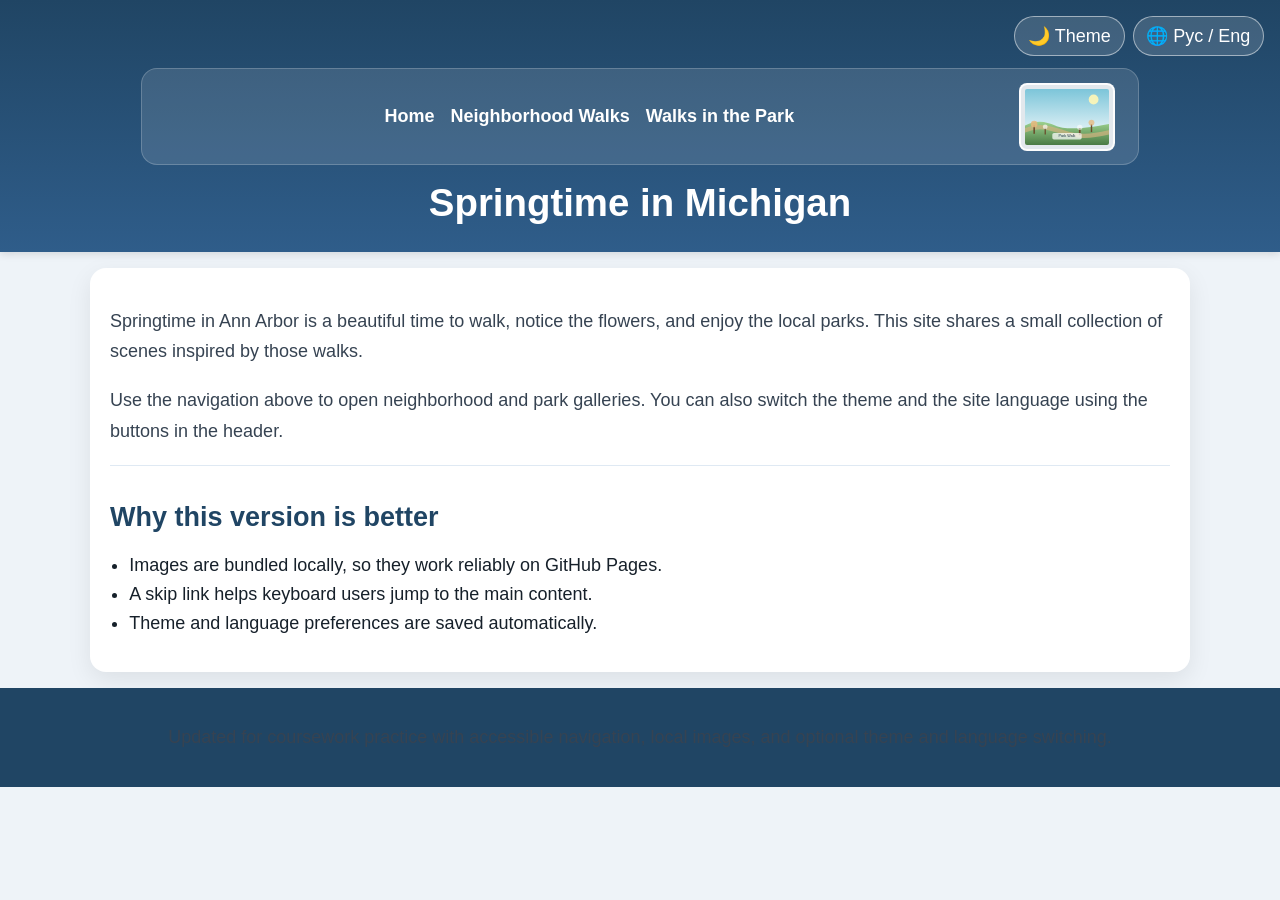
<file: index.html>
<!DOCTYPE html>
<html lang="en">
<head>
  <meta charset="utf-8">
  <meta name="viewport" content="width=device-width, initial-scale=1.0">
  <title data-i18n="title_home">Springtime in Michigan</title>
  <link rel="stylesheet" href="css/style.css">
  <script src="js/site.js" defer></script>
</head>
<body>
  <a class="skip-link" href="#main" data-i18n="skip_link">Skip to Main Content</a>
  <header class="site-header">
    <div class="controls" aria-label="Site controls">
      <button id="theme-toggle" type="button" class="control-button" aria-label="Toggle theme">🌙 <span data-i18n="theme_button">Theme</span></button>
      <button id="lang-toggle" type="button" class="control-button" aria-label="Switch language">🌐 <span data-i18n="language_button">Рус / Eng</span></button>
    </div>
    <nav>
      <ul>
        <li><a href="index.html" data-i18n="nav_home">Home</a></li>
        <li><a href="neighborhood.html" data-i18n="nav_neighborhood">Neighborhood Walks</a></li>
        <li><a href="parks.html" data-i18n="nav_parks">Walks in the Park</a></li>
      </ul>
      <img src="images/hero-dog.svg" alt="Illustration of a dog resting in a sunny park" data-alt-en="Illustration of a dog resting in a sunny park" data-alt-ru="Иллюстрация собаки, отдыхающей в солнечном парке">
    </nav>
    <h1 data-i18n="home_heading">Springtime in Michigan</h1>
  </header>
  <main id="main">
    <p data-i18n="home_p1">Springtime in Ann Arbor is a beautiful time to walk, notice the flowers, and enjoy the local parks. This site shares a small collection of scenes inspired by those walks.</p>
    <p data-i18n="home_p2">Use the navigation above to open neighborhood and park galleries. You can also switch the theme and the site language using the buttons in the header.</p>
    <section class="content-panel">
      <h2 data-i18n="home_section_title">Why this version is better</h2>
      <ul class="feature-list">
        <li data-i18n="feature_1">Images are bundled locally, so they work reliably on GitHub Pages.</li>
        <li data-i18n="feature_2">A skip link helps keyboard users jump to the main content.</li>
        <li data-i18n="feature_3">Theme and language preferences are saved automatically.</li>
      </ul>
    </section>
  </main>
  <footer>
    <p data-i18n="footer_text">Updated for coursework practice with accessible navigation, local images, and optional theme and language switching.</p>
  </footer>
</body>
</html>
</file>
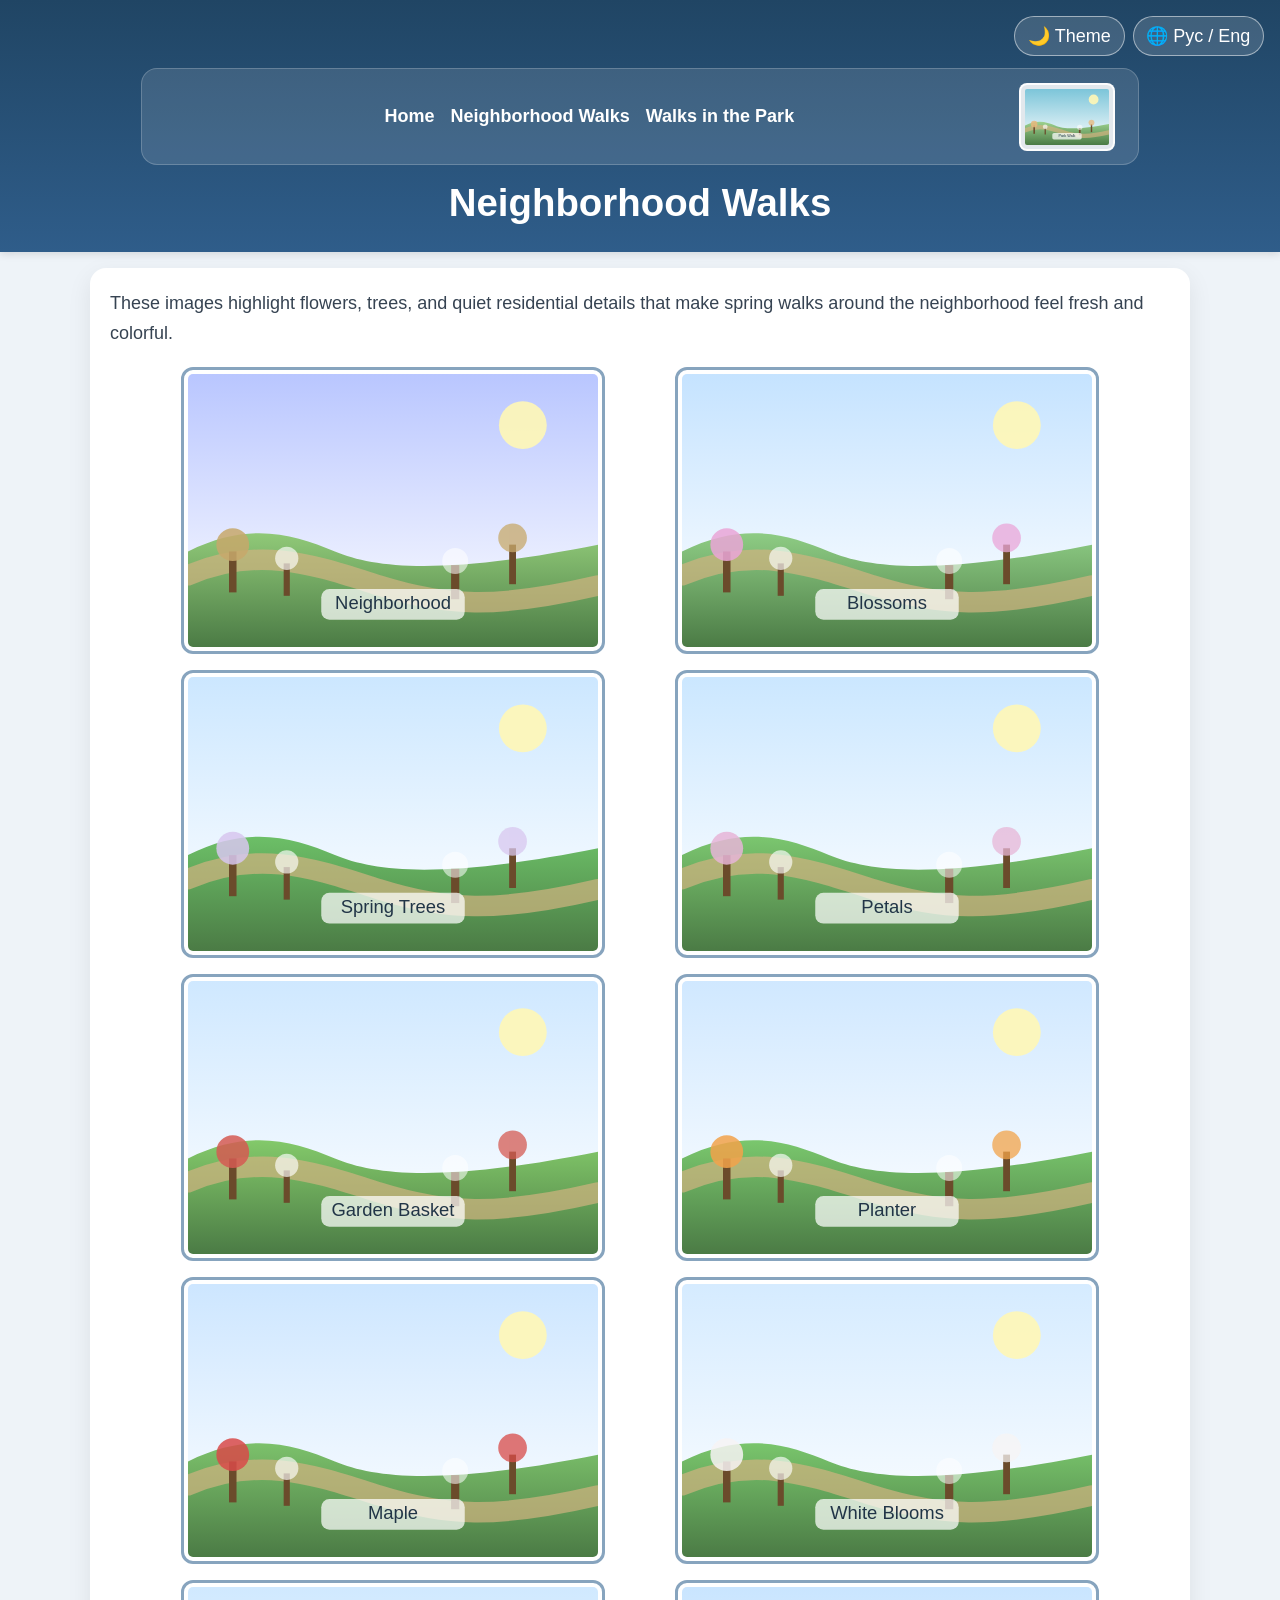
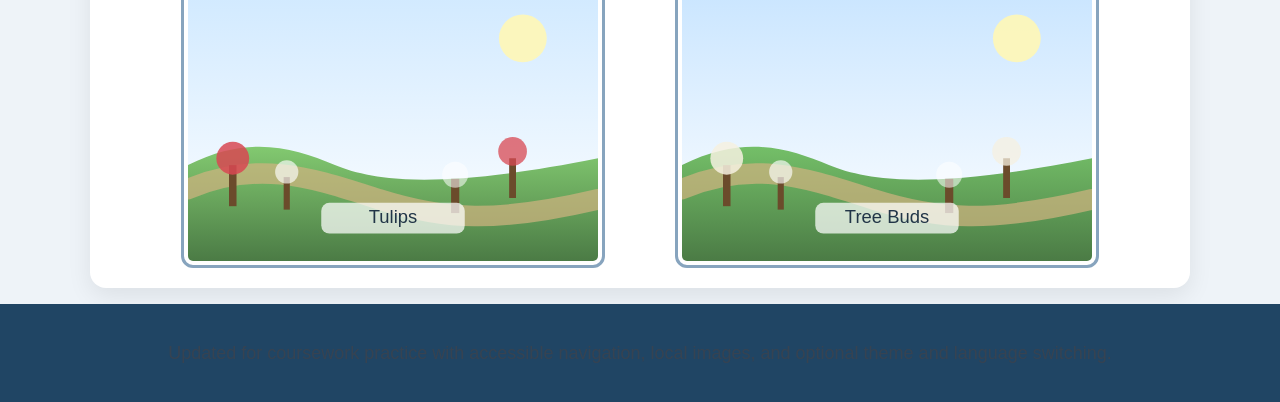
<file: neighborhood.html>
<!DOCTYPE html>
<html lang="en">
<head>
  <meta charset="utf-8">
  <meta name="viewport" content="width=device-width, initial-scale=1.0">
  <title data-i18n="title_neighborhood">Neighborhood Walks</title>
  <link rel="stylesheet" href="css/style.css">
  <script src="js/site.js" defer></script>
</head>
<body>
  <a class="skip-link" href="#main" data-i18n="skip_link">Skip to Main Content</a>
  <header class="site-header">
    <div class="controls" aria-label="Site controls">
      <button id="theme-toggle" type="button" class="control-button" aria-label="Toggle theme">🌙 <span data-i18n="theme_button">Theme</span></button>
      <button id="lang-toggle" type="button" class="control-button" aria-label="Switch language">🌐 <span data-i18n="language_button">Рус / Eng</span></button>
    </div>
    <nav>
      <ul>
        <li><a href="index.html" data-i18n="nav_home">Home</a></li>
        <li><a href="neighborhood.html" data-i18n="nav_neighborhood">Neighborhood Walks</a></li>
        <li><a href="parks.html" data-i18n="nav_parks">Walks in the Park</a></li>
      </ul>
      <img src="images/hero-dog.svg" alt="Illustration of a dog resting in a sunny park" data-alt-en="Illustration of a dog resting in a sunny park" data-alt-ru="Иллюстрация собаки, отдыхающей в солнечном парке">
    </nav>
    <h1 data-i18n="neighborhood_heading">Neighborhood Walks</h1>
  </header>
  <main id="main">
    <p class="page-intro" data-i18n="neighborhood_intro">These images highlight flowers, trees, and quiet residential details that make spring walks around the neighborhood feel fresh and colorful.</p>
    <div class="grid" aria-label="Neighborhood gallery">
      <img src="images/bend-road.svg" alt="Illustration of a curved neighborhood road lined with spring greenery" data-alt-en="Illustration of a curved neighborhood road lined with spring greenery" data-alt-ru="Иллюстрация изогнутой дороги в районе с весенней зеленью">
      <img src="images/pink-blossoms.svg" alt="Illustration of pink blossoms growing on a tree branch" data-alt-en="Illustration of pink blossoms growing on a tree branch" data-alt-ru="Иллюстрация розовых цветов на ветке дерева">
      <img src="images/blooming-trees.svg" alt="Illustration of blooming spring trees in a quiet street view" data-alt-en="Illustration of blooming spring trees in a quiet street view" data-alt-ru="Иллюстрация цветущих весенних деревьев на тихой улице">
      <img src="images/falling-petals.svg" alt="Illustration of petals falling from a flowering tree" data-alt-en="Illustration of petals falling from a flowering tree" data-alt-ru="Иллюстрация лепестков, падающих с цветущего дерева">
      <img src="images/hanging-plants.svg" alt="Illustration of a hanging basket with bright plants" data-alt-en="Illustration of a hanging basket with bright plants" data-alt-ru="Иллюстрация подвесной корзины с яркими растениями">
      <img src="images/potted-plants.svg" alt="Illustration of a large planter filled with colorful flowers" data-alt-en="Illustration of a large planter filled with colorful flowers" data-alt-ru="Иллюстрация большого кашпо с разноцветными цветами">
      <img src="images/red-maple.svg" alt="Illustration of a red maple tree near a front door" data-alt-en="Illustration of a red maple tree near a front door" data-alt-ru="Иллюстрация красного клена возле входной двери">
      <img src="images/white-blooms.svg" alt="Illustration of a tree covered with white spring blossoms" data-alt-en="Illustration of a tree covered with white spring blossoms" data-alt-ru="Иллюстрация дерева, покрытого белыми весенними цветами">
      <img src="images/tulips.svg" alt="Illustration of bright tulips in a garden bed" data-alt-en="Illustration of bright tulips in a garden bed" data-alt-ru="Иллюстрация ярких тюльпанов на клумбе">
      <img src="images/tree-buds.svg" alt="Illustration of light buds appearing on a spring tree" data-alt-en="Illustration of light buds appearing on a spring tree" data-alt-ru="Иллюстрация светлых почек на весеннем дереве">
    </div>
  </main>
  <footer>
    <p data-i18n="footer_text">Updated for coursework practice with accessible navigation, local images, and optional theme and language switching.</p>
  </footer>
</body>
</html>
</file>
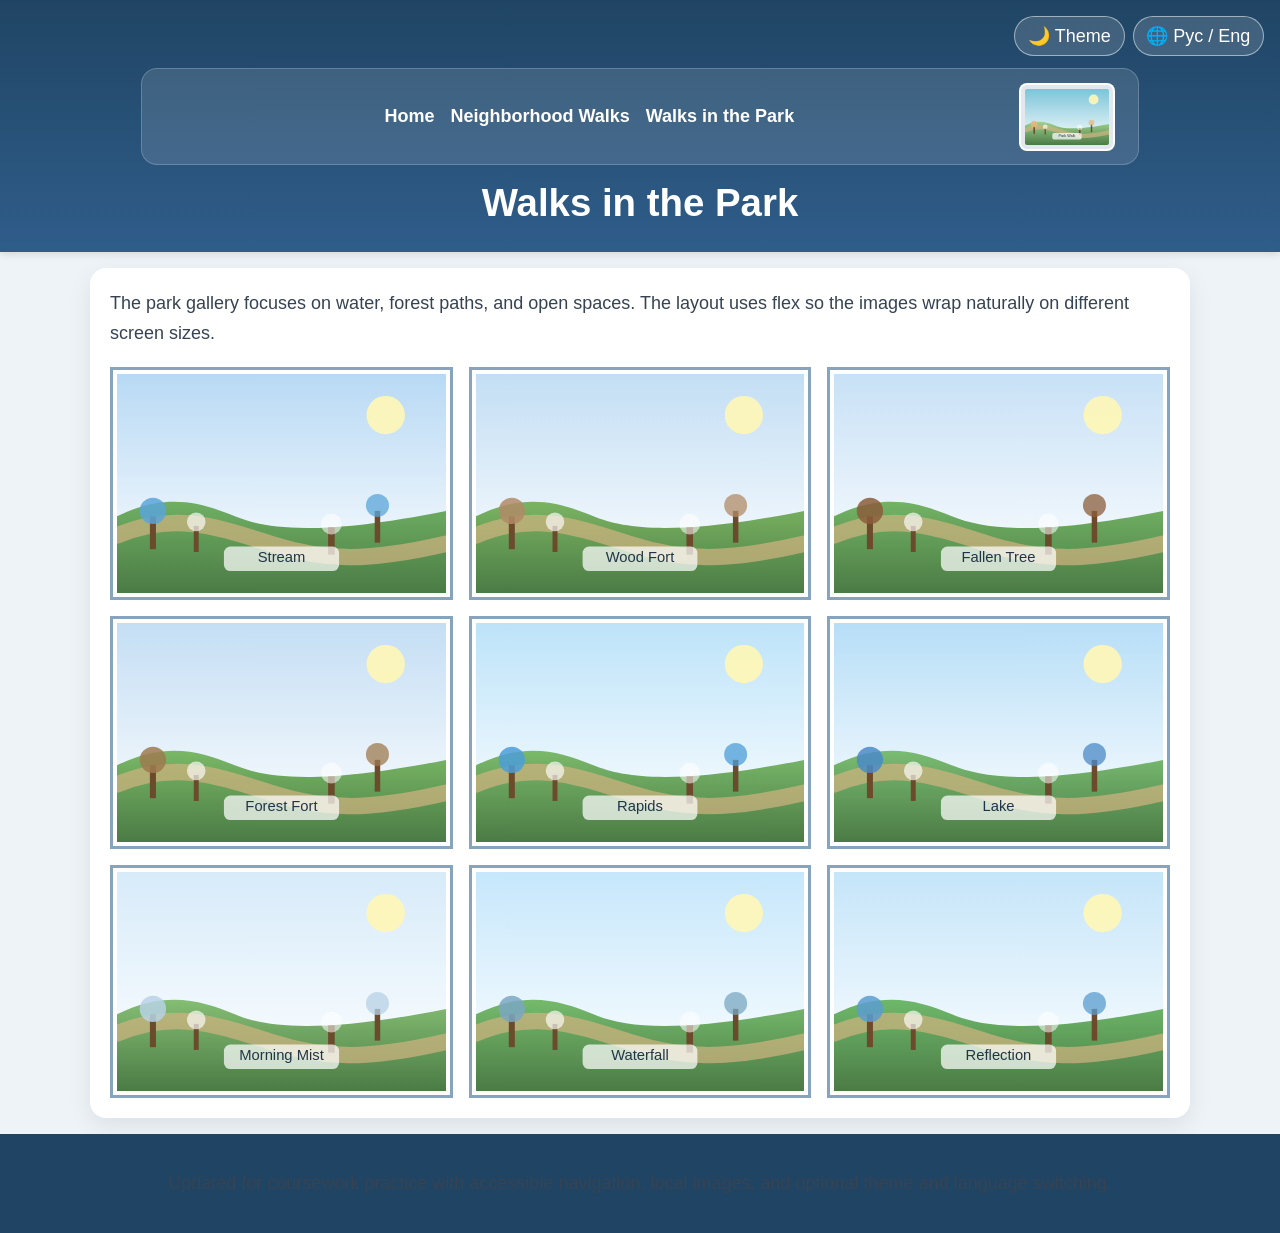
<file: parks.html>
<!DOCTYPE html>
<html lang="en">
<head>
  <meta charset="utf-8">
  <meta name="viewport" content="width=device-width, initial-scale=1.0">
  <title data-i18n="title_parks">Walks in the Park</title>
  <link rel="stylesheet" href="css/style.css">
  <script src="js/site.js" defer></script>
</head>
<body>
  <a class="skip-link" href="#main" data-i18n="skip_link">Skip to Main Content</a>
  <header class="site-header">
    <div class="controls" aria-label="Site controls">
      <button id="theme-toggle" type="button" class="control-button" aria-label="Toggle theme">🌙 <span data-i18n="theme_button">Theme</span></button>
      <button id="lang-toggle" type="button" class="control-button" aria-label="Switch language">🌐 <span data-i18n="language_button">Рус / Eng</span></button>
    </div>
    <nav>
      <ul>
        <li><a href="index.html" data-i18n="nav_home">Home</a></li>
        <li><a href="neighborhood.html" data-i18n="nav_neighborhood">Neighborhood Walks</a></li>
        <li><a href="parks.html" data-i18n="nav_parks">Walks in the Park</a></li>
      </ul>
      <img src="images/hero-dog.svg" alt="Illustration of a dog resting in a sunny park" data-alt-en="Illustration of a dog resting in a sunny park" data-alt-ru="Иллюстрация собаки, отдыхающей в солнечном парке">
    </nav>
    <h1 data-i18n="parks_heading">Walks in the Park</h1>
  </header>
  <main id="main">
    <p class="page-intro" data-i18n="parks_intro">The park gallery focuses on water, forest paths, and open spaces. The layout uses flex so the images wrap naturally on different screen sizes.</p>
    <div class="flex" aria-label="Park gallery">
      <img src="images/woods-stream.svg" alt="Illustration of a wooded stream under spring light" data-alt-en="Illustration of a wooded stream under spring light" data-alt-ru="Иллюстрация лесного ручья под весенним светом">
      <img src="images/dog-fort.svg" alt="Illustration of a dog near a small wooden fort" data-alt-en="Illustration of a dog near a small wooden fort" data-alt-ru="Иллюстрация собаки возле небольшого деревянного шалаша">
      <img src="images/downed-tree.svg" alt="Illustration of a fallen tree crossing a creek" data-alt-en="Illustration of a fallen tree crossing a creek" data-alt-ru="Иллюстрация упавшего дерева над ручьем">
      <img src="images/fort-woods.svg" alt="Illustration of a fort made of branches in the woods" data-alt-en="Illustration of a fort made of branches in the woods" data-alt-ru="Иллюстрация шалаша из веток в лесу">
      <img src="images/river-cascades.svg" alt="Illustration of river cascades and moving water" data-alt-en="Illustration of river cascades and moving water" data-alt-ru="Иллюстрация речных каскадов и текущей воды">
      <img src="images/lake-view.svg" alt="Illustration of a quiet lake view framed by trees" data-alt-en="Illustration of a quiet lake view framed by trees" data-alt-ru="Иллюстрация спокойного озера в обрамлении деревьев">
      <img src="images/mist-river.svg" alt="Illustration of morning mist over a river" data-alt-en="Illustration of morning mist over a river" data-alt-ru="Иллюстрация утреннего тумана над рекой">
      <img src="images/waterfall.svg" alt="Illustration of a small waterfall between rocks" data-alt-en="Illustration of a small waterfall between rocks" data-alt-ru="Иллюстрация небольшого водопада между камнями">
      <img src="images/reflected-tree.svg" alt="Illustration of a tree reflected on calm water" data-alt-en="Illustration of a tree reflected on calm water" data-alt-ru="Иллюстрация дерева, отраженного в спокойной воде">
    </div>
  </main>
  <footer>
    <p data-i18n="footer_text">Updated for coursework practice with accessible navigation, local images, and optional theme and language switching.</p>
  </footer>
</body>
</html>
</file>
<file: css/style.css>
:root {
  --bg: #eef3f8;
  --surface: #ffffff;
  --surface-2: #dfe9f3;
  --text: #16202a;
  --text-soft: #364352;
  --accent: #2f5d8a;
  --accent-2: #204564;
  --border: #87a4be;
  --link: #0b5ea8;
  --focus: #ffbf47;
}

body.theme-dark {
  --bg: #111a22;
  --surface: #18242f;
  --surface-2: #223444;
  --text: #f1f5f9;
  --text-soft: #d6e1ea;
  --accent: #7ec8ff;
  --accent-2: #5da7df;
  --border: #4f6b82;
  --link: #9bd8ff;
  --focus: #ffd76a;
}

* {
  box-sizing: border-box;
}

html {
  scroll-behavior: smooth;
}

body {
  font-family: 'Segoe UI', Tahoma, Geneva, Verdana, sans-serif;
  font-size: 112.5%;
  margin: 0;
  background-color: var(--bg);
  color: var(--text);
  transition: background-color 0.25s ease, color 0.25s ease;
}

.site-header {
  background: linear-gradient(180deg, var(--accent-2), var(--accent));
  color: #ffffff;
  text-align: center;
  padding: 1rem 1rem 1.25rem;
  box-shadow: 0 2px 8px rgba(0, 0, 0, 0.12);
}

.controls {
  display: flex;
  justify-content: flex-end;
  gap: 0.5rem;
  margin-bottom: 0.75rem;
}

.control-button {
  border: 1px solid rgba(255,255,255,0.5);
  background: rgba(255,255,255,0.14);
  color: #ffffff;
  padding: 0.5rem 0.8rem;
  border-radius: 999px;
  cursor: pointer;
  font: inherit;
}

.control-button:hover,
.control-button:focus-visible {
  background: rgba(255,255,255,0.22);
}

nav {
  display: inline-block;
  width: 80%;
  max-width: 1100px;
  background-color: rgba(255, 255, 255, 0.12);
  padding: 0.85rem 1rem;
  border-radius: 1rem;
  border: 1px solid rgba(255, 255, 255, 0.2);
}

nav ul {
  display: inline-flex;
  flex-wrap: wrap;
  width: calc(100% - 12%);
  list-style: none;
  margin: 0;
  padding: 0;
  align-items: center;
  gap: 0.75rem 1rem;
  justify-content: center;
  vertical-align: middle;
}

nav img {
  width: 10%;
  min-width: 64px;
  vertical-align: middle;
  border: 2px solid rgba(255,255,255,0.9);
  border-radius: 0.5rem;
  background-color: rgba(255,255,255,0.85);
}

main {
  background-color: var(--surface);
  width: min(1100px, 92vw);
  margin: 1rem auto;
  padding: 1.25rem;
  border-radius: 1rem;
  box-shadow: 0 8px 24px rgba(0, 0, 0, 0.08);
}

footer {
  background-color: var(--accent-2);
  color: #ffffff;
  padding: 1rem;
  text-align: center;
}

/* Homework 1 li styling kept here, but commented out for Homework 2 */
/*
li {
  display: inline-block;
  width: 30%;
}
*/

h1 {
  margin: 1rem 0 0.4rem;
  font-size: clamp(1.8rem, 3vw, 2.6rem);
}

h2 {
  color: var(--accent-2);
}

p {
  line-height: 1.7;
  color: var(--text-soft);
}

.page-intro {
  margin-top: 0;
}

a {
  color: var(--link);
}

header a,
footer a,
nav a {
  color: #ffffff;
  text-decoration: none;
  font-weight: 600;
}

nav a:hover,
nav a:focus-visible,
footer a:hover,
footer a:focus-visible {
  text-decoration: underline;
}

.skip-link {
  position: absolute;
  left: -9999px;
  top: 0.75rem;
  background-color: #ffffff;
  color: #000000;
  padding: 0.6rem 0.9rem;
  border: 2px solid #000000;
  border-radius: 0.5rem;
  z-index: 1000;
  text-decoration: none;
}

.skip-link:focus {
  left: 0.75rem;
}

:focus-visible {
  outline: 3px solid var(--focus);
  outline-offset: 3px;
}

.feature-list {
  padding-left: 1.2rem;
}

.feature-list li + li {
  margin-top: 0.5rem;
}

.content-panel {
  border-top: 1px solid var(--surface-2);
  margin-top: 1.2rem;
  padding-top: 0.8rem;
}

.grid {
  display: grid;
  grid-template-columns: 40% 40%;
  justify-content: space-evenly;
  align-items: start;
  row-gap: 1rem;
}

.grid img {
  width: 100%;
  border: 3px solid var(--border);
  padding: 0.25rem;
  background-color: #ffffff;
  border-radius: 0.75rem;
}

.flex {
  display: flex;
  flex-wrap: wrap;
  justify-content: space-evenly;
  gap: 1rem;
}

.flex img {
  width: min(100%, 320px);
  flex: 1 1 240px;
}

img {
  border: 3px solid var(--border);
  padding: 0.25rem;
  background-color: #ffffff;
  box-sizing: border-box;
}

@media (max-width: 760px) {
  nav {
    width: 95%;
  }

  nav ul {
    width: 100%;
    margin-bottom: 0.75rem;
  }

  nav img {
    width: 24%;
  }

  .grid {
    grid-template-columns: 1fr;
  }

  .controls {
    justify-content: center;
  }
}
</file>
